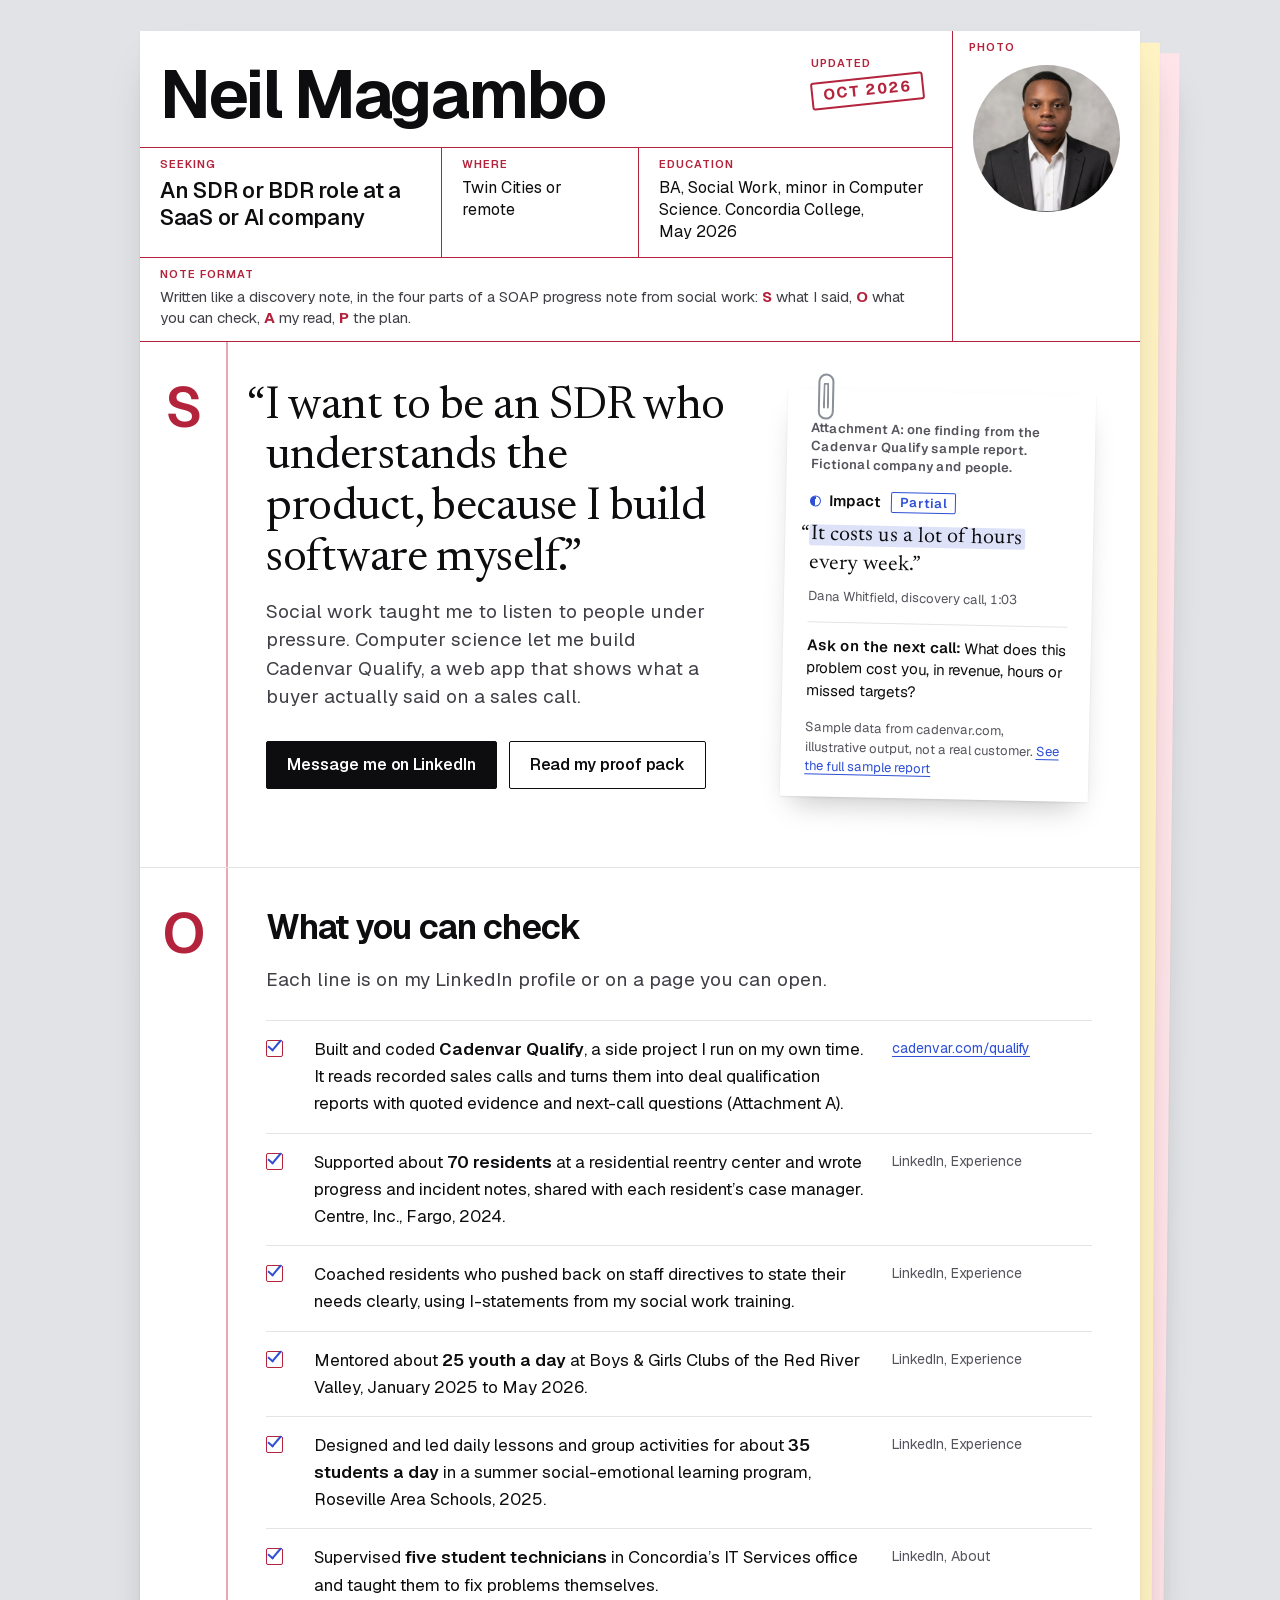
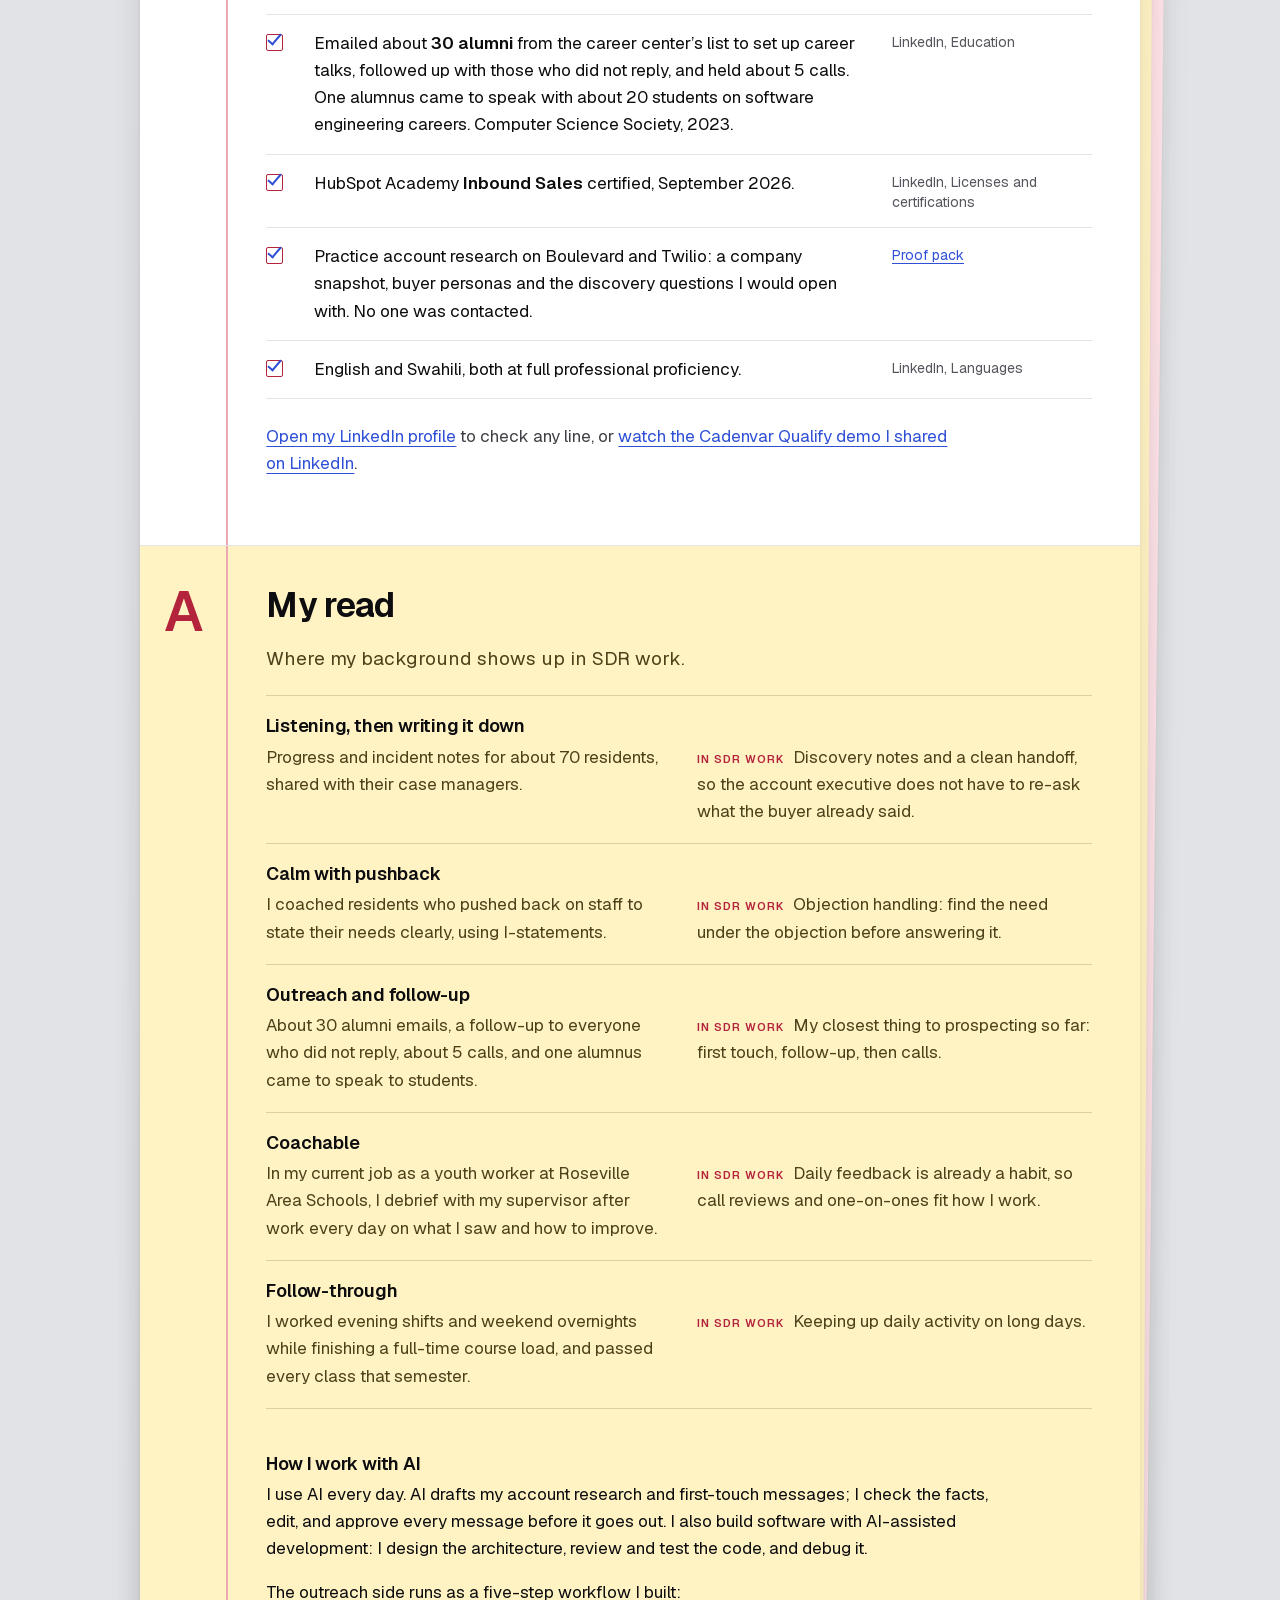
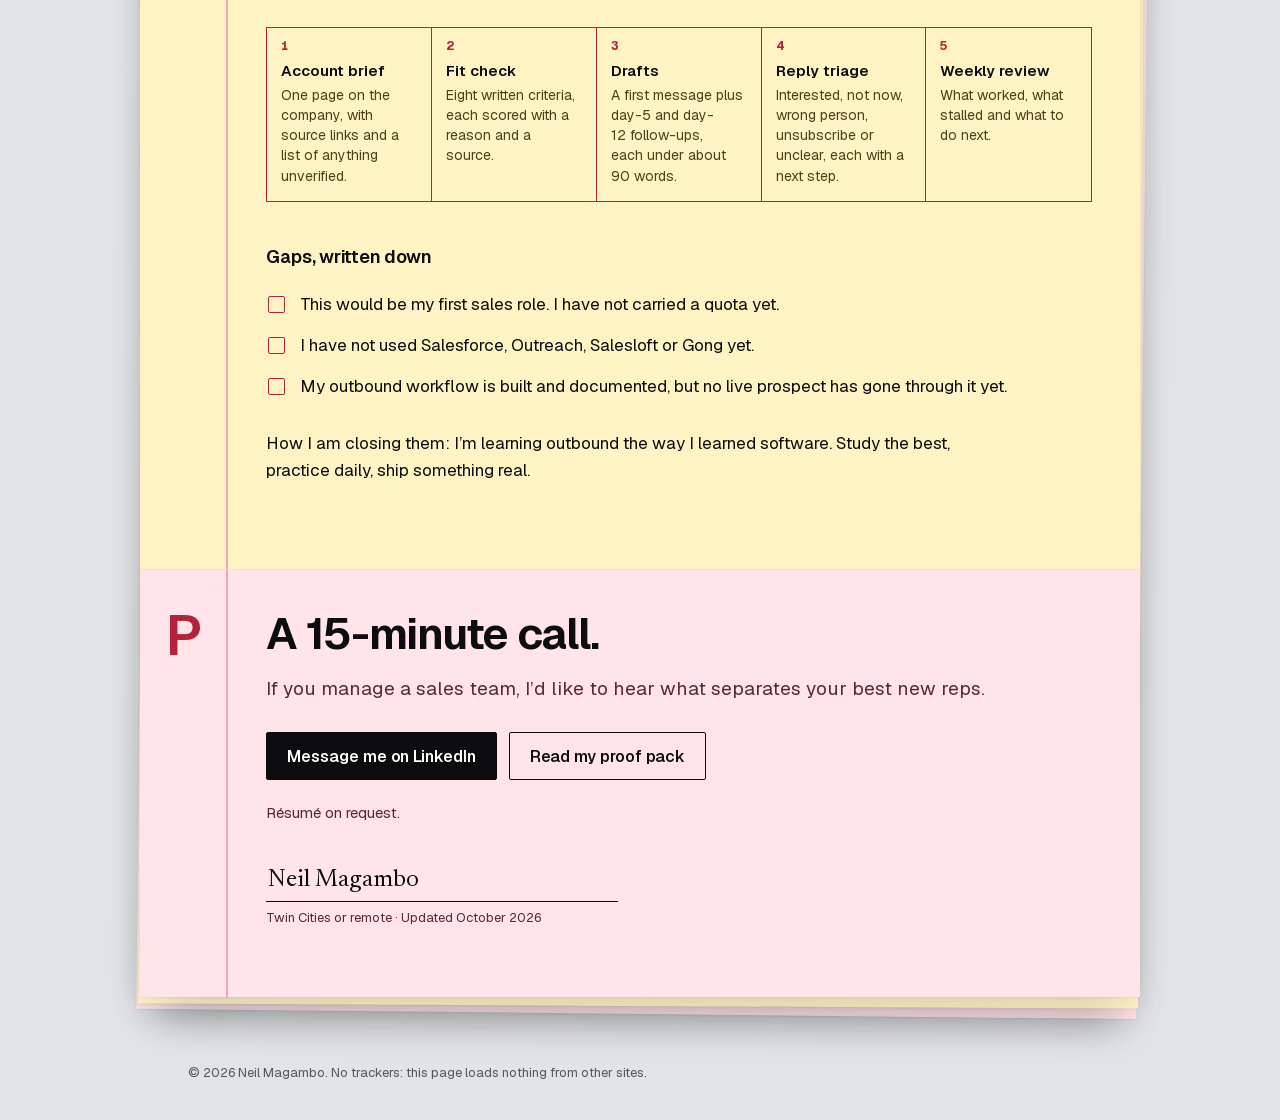
<file: index.html>
<!DOCTYPE html>
<html lang="en">
<head>
  <meta charset="utf-8">
  <meta name="viewport" content="width=device-width, initial-scale=1">
  <meta http-equiv="Content-Security-Policy" content="default-src 'none'; style-src 'self'; img-src 'self'; font-src 'self'; base-uri 'none'; form-action 'none'">
  <meta name="referrer" content="strict-origin-when-cross-origin">
  <meta name="color-scheme" content="light dark">
  <title>Neil Magambo · SDR candidate for SaaS and AI</title>
  <meta name="description" content="Neil Magambo is a May 2026 Concordia College graduate in social work with a computer science minor, looking for an SDR or BDR role at a SaaS or AI company. He built and coded Cadenvar Qualify, an app that reads sales calls.">
  <link rel="canonical" href="https://neilmagambo3000.github.io/neil-magambo-portfolio/">
  <meta property="og:type" content="website">
  <meta property="og:title" content="Neil Magambo · SDR candidate for SaaS and AI">
  <meta property="og:description" content="Social work trained, computer science minor, May 2026 graduate. Built and coded Cadenvar Qualify. Looking for an SDR or BDR role, Twin Cities or remote.">
  <meta property="og:url" content="https://neilmagambo3000.github.io/neil-magambo-portfolio/">
  <meta property="og:image" content="https://neilmagambo3000.github.io/neil-magambo-portfolio/assets/img/og-card.png">
  <meta property="og:image:width" content="1200">
  <meta property="og:image:height" content="630">
  <meta property="og:image:alt" content="Neil Magambo. I want to be an SDR who understands the product, because I build software myself. Seeking an SDR or BDR role at a SaaS or AI company, Twin Cities or remote.">
  <meta name="twitter:card" content="summary_large_image">
  <link rel="icon" href="assets/img/favicon.svg" type="image/svg+xml">
  <link rel="preload" href="assets/fonts/geist-latin-var.woff2" as="font" type="font/woff2" crossorigin>
  <link rel="stylesheet" href="assets/css/site.css">
</head>
<body>
<div class="desk">
  <div class="stack">
    <div class="copy copy--pink" aria-hidden="true"></div>
    <div class="copy copy--canary" aria-hidden="true"></div>
    <div class="sheet">
      <header class="formhead">
        <h1 class="name">Neil Magambo</h1>
        <div class="photo">
          <span class="photo__label" aria-hidden="true">Photo</span>
          <img src="assets/img/headshot.jpg" width="400" height="400" alt="Neil Magambo in a dark suit and white shirt">
        </div>
        <dl class="fields">
          <div class="field field--seeking">
            <dt>Seeking</dt>
            <dd>An SDR or BDR role at a SaaS or AI company</dd>
          </div>
          <div class="field field--where">
            <dt>Where</dt>
            <dd>Twin Cities or remote</dd>
          </div>
          <div class="field field--edu">
            <dt>Education</dt>
            <dd>BA, Social Work, minor in Computer Science. Concordia College, May 2026</dd>
          </div>
          <div class="field field--date">
            <dt>Updated</dt>
            <dd><span class="stamp"><time datetime="2026-10">Oct 2026</time></span></dd>
          </div>
          <div class="field field--format">
            <dt>Note format</dt>
            <dd>Written like a discovery note, in the four parts of a SOAP progress note from social work: <span class="key">S</span> what I said, <span class="key">O</span> what you can check, <span class="key">A</span> my read, <span class="key">P</span> the plan.</dd>
          </div>
        </dl>
      </header>

      <main id="main">
        <section class="part part--s" aria-labelledby="s-title">
          <span class="mark" aria-hidden="true">S</span>
          <div class="part__body split">
            <div class="split__main">
              <h2 id="s-title" class="visually-hidden">In my words</h2>
              <blockquote class="statement">
                <p>“I want to be an SDR who understands the product, because I build software myself.”</p>
              </blockquote>
              <p class="lede">Social work taught me to listen to people under pressure. Computer science let me build Cadenvar Qualify, a web app that shows what a buyer actually said on a sales call.</p>
              <p class="actions">
                <a class="btn btn--ink" href="https://www.linkedin.com/in/neil-magambo-02512825b/" rel="me">Message me on LinkedIn</a>
                <a class="btn btn--line" href="https://docs.google.com/document/d/1ff_7ZTTPYiwhGlyFw92yXHDlmu60WfDuQBLe3tuAVCY/view">Read my proof pack</a>
              </p>
            </div>

            <figure class="attach" aria-labelledby="attach-title">
              <span class="clip" aria-hidden="true"></span>
              <p class="attach__head" id="attach-title">Attachment A: one finding from the Cadenvar Qualify sample report. Fictional company and people.</p>
              <p class="status"><span class="status__dot status__dot--partial" aria-hidden="true"></span>Impact <span class="status__word status__word--partial">Partial</span></p>
              <blockquote class="evidence">
                <p>“<mark>It costs us a lot of hours</mark> every week.”</p>
              </blockquote>
              <p class="who">Dana Whitfield, discovery call, 1:03</p>
              <p class="ask"><strong>Ask on the next call:</strong> What does this problem cost you, in revenue, hours or missed targets?</p>
              <figcaption>Sample data from cadenvar.com, illustrative output, not a real customer. <a href="https://cadenvar.com/qualify">See the full sample report</a></figcaption>
            </figure>
          </div>
        </section>

        <section class="part part--o" aria-labelledby="o-title">
          <span class="mark" aria-hidden="true">O</span>
          <div class="part__body">
            <h2 id="o-title">What you can check</h2>
            <p class="lede">Each line is on my LinkedIn profile or on a page you can open.</p>
            <ol class="ledger">
              <li>
                <p class="ledger__fact">Built and coded <strong>Cadenvar Qualify</strong>, a side project I run on my own time. It reads recorded sales calls and turns them into deal qualification reports with quoted evidence and next-call questions (Attachment A).</p>
                <p class="ledger__src"><a href="https://cadenvar.com/qualify">cadenvar.com/qualify</a></p>
              </li>
              <li>
                <p class="ledger__fact">Supported about <strong>70 residents</strong> at a residential reentry center and wrote progress and incident notes, shared with each resident’s case manager. Centre, Inc., Fargo, 2024.</p>
                <p class="ledger__src">LinkedIn, Experience</p>
              </li>
              <li>
                <p class="ledger__fact">Coached residents who pushed back on staff directives to state their needs clearly, using I-statements from my social work training.</p>
                <p class="ledger__src">LinkedIn, Experience</p>
              </li>
              <li>
                <p class="ledger__fact">Mentored about <strong>25 youth a day</strong> at Boys &amp; Girls Clubs of the Red River Valley, January 2025 to May 2026.</p>
                <p class="ledger__src">LinkedIn, Experience</p>
              </li>
              <li>
                <p class="ledger__fact">Designed and led daily lessons and group activities for about <strong>35 students a day</strong> in a summer social-emotional learning program, Roseville Area Schools, 2025.</p>
                <p class="ledger__src">LinkedIn, Experience</p>
              </li>
              <li>
                <p class="ledger__fact">Supervised <strong>five student technicians</strong> in Concordia’s IT Services office and taught them to fix problems themselves.</p>
                <p class="ledger__src">LinkedIn, About</p>
              </li>
              <li>
                <p class="ledger__fact">Emailed about <strong>30 alumni</strong> from the career center’s list to set up career talks, followed up with those who did not reply, and held about 5 calls. One alumnus came to speak with about 20 students on software engineering careers. Computer Science Society, 2023.</p>
                <p class="ledger__src">LinkedIn, Education</p>
              </li>
              <li>
                <p class="ledger__fact">HubSpot Academy <strong>Inbound Sales</strong> certified, September 2026.</p>
                <p class="ledger__src">LinkedIn, Licenses and certifications</p>
              </li>
              <li>
                <p class="ledger__fact">Practice account research on Boulevard and Twilio: a company snapshot, buyer personas and the discovery questions I would open with. No one was contacted.</p>
                <p class="ledger__src"><a href="https://docs.google.com/document/d/1ff_7ZTTPYiwhGlyFw92yXHDlmu60WfDuQBLe3tuAVCY/view">Proof pack</a></p>
              </li>
              <li>
                <p class="ledger__fact">English and Swahili, both at full professional proficiency.</p>
                <p class="ledger__src">LinkedIn, Languages</p>
              </li>
            </ol>
            <p class="after"><a href="https://www.linkedin.com/in/neil-magambo-02512825b/" rel="me">Open my LinkedIn profile</a> to check any line, or <a href="https://www.linkedin.com/feed/update/urn:li:activity:7515174970814005248/">watch the Cadenvar Qualify demo I shared on LinkedIn</a>.</p>
          </div>
        </section>

        <section class="part part--a" aria-labelledby="a-title">
          <span class="mark" aria-hidden="true">A</span>
          <div class="part__body">
            <h2 id="a-title">My read</h2>
            <p class="lede">Where my background shows up in SDR work.</p>
            <ul class="traits">
              <li>
                <h3>Listening, then writing it down</h3>
                <p>Progress and incident notes for about 70 residents, shared with their case managers.</p>
                <p class="traits__job"><span class="traits__label">In SDR work</span> Discovery notes and a clean handoff, so the account executive does not have to re-ask what the buyer already said.</p>
              </li>
              <li>
                <h3>Calm with pushback</h3>
                <p>I coached residents who pushed back on staff to state their needs clearly, using I-statements.</p>
                <p class="traits__job"><span class="traits__label">In SDR work</span> Objection handling: find the need under the objection before answering it.</p>
              </li>
              <li>
                <h3>Outreach and follow-up</h3>
                <p>About 30 alumni emails, a follow-up to everyone who did not reply, about 5 calls, and one alumnus came to speak to students.</p>
                <p class="traits__job"><span class="traits__label">In SDR work</span> My closest thing to prospecting so far: first touch, follow-up, then calls.</p>
              </li>
              <li>
                <h3>Coachable</h3>
                <p>In my current job as a youth worker at Roseville Area Schools, I debrief with my supervisor after work every day on what I saw and how to improve.</p>
                <p class="traits__job"><span class="traits__label">In SDR work</span> Daily feedback is already a habit, so call reviews and one-on-ones fit how I work.</p>
              </li>
              <li>
                <h3>Follow-through</h3>
                <p>I worked evening shifts and weekend overnights while finishing a full-time course load, and passed every class that semester.</p>
                <p class="traits__job"><span class="traits__label">In SDR work</span> Keeping up daily activity on long days.</p>
              </li>
            </ul>

            <h3 class="subhead">How I work with AI</h3>
            <p>I use AI every day. AI drafts my account research and first-touch messages; I check the facts, edit, and approve every message before it goes out. I also build software with AI-assisted development: I design the architecture, review and test the code, and debug it.</p>
            <p>The outreach side runs as a five-step workflow I built:</p>
            <ol class="steps">
              <li><strong>Account brief</strong> One page on the company, with source links and a list of anything unverified.</li>
              <li><strong>Fit check</strong> Eight written criteria, each scored with a reason and a source.</li>
              <li><strong>Drafts</strong> A first message plus day-5 and day-12 follow-ups, each under about 90 words.</li>
              <li><strong>Reply triage</strong> Interested, not now, wrong person, unsubscribe or unclear, each with a next step.</li>
              <li><strong>Weekly review</strong> What worked, what stalled and what to do next.</li>
            </ol>

            <h3 class="subhead">Gaps, written down</h3>
            <ul class="gaps">
              <li>This would be my first sales role. I have not carried a quota yet.</li>
              <li>I have not used Salesforce, Outreach, Salesloft or Gong yet.</li>
              <li>My outbound workflow is built and documented, but no live prospect has gone through it yet.</li>
            </ul>
            <p>How I am closing them: I’m learning outbound the way I learned software. Study the best, practice daily, ship something real.</p>
          </div>
        </section>

        <section class="part part--p" aria-labelledby="p-title">
          <span class="mark" aria-hidden="true">P</span>
          <div class="part__body">
            <h2 id="p-title" class="plan">A 15-minute call.</h2>
            <p class="lede">If you manage a sales team, I’d like to hear what separates your best new reps.</p>
            <p class="actions">
              <a class="btn btn--ink" href="https://www.linkedin.com/in/neil-magambo-02512825b/" rel="me">Message me on LinkedIn</a>
              <a class="btn btn--line" href="https://docs.google.com/document/d/1ff_7ZTTPYiwhGlyFw92yXHDlmu60WfDuQBLe3tuAVCY/view">Read my proof pack</a>
            </p>
            <p class="small">Résumé on request.</p>
            <div class="signed">
              <p class="signed__name">Neil Magambo</p>
              <p class="signed__meta">Twin Cities or remote · Updated October 2026</p>
            </div>
          </div>
        </section>
      </main>
    </div>
  </div>
</div>
<footer class="foot">
  <p>© 2026 Neil Magambo. No trackers: this page loads nothing from other sites.</p>
</footer>
</body>
</html>
</file>
<file: assets/css/site.css>
/* Neil Magambo: a progress note. Form print in red, entries in ink, pen marks in cobalt. */

@font-face {
  font-family: "Geist";
  src: url("../fonts/geist-latin-var.woff2") format("woff2");
  font-weight: 100 900;
  font-style: normal;
  font-display: swap;
}

@font-face {
  font-family: "Newsreader Quote";
  src: url("../fonts/newsreader-quote-400.woff2") format("woff2");
  font-weight: 400;
  font-style: normal;
  font-display: swap;
}

:root {
  color-scheme: light dark;
  --desk: #e2e3e6;
  --paper: #ffffff;
  --card: #ffffff;
  --ink: #0d0d0f;
  --ink-2: #3f3f46;
  --muted: #55555d;
  --hair: #e4e4e7;
  --print: #b4233c;
  --print-soft: #eba7b2;
  --pen: #2e4fd6;
  --pen-wash: rgba(46, 79, 214, 0.16);
  --pen-on-ink: #a3b3ff;
  --canary: #fff3c4;
  --canary-ink-2: #4b421a;
  --canary-hair: rgba(75, 66, 26, 0.2);
  --pink: #ffe4e9;
  --pink-ink-2: #5b2733;
  --perf: #8e8e97;
  --clip: #8a8f98;
  --shadow: 0 1px 2px rgba(13, 13, 15, 0.06), 0 22px 44px -18px rgba(13, 13, 15, 0.22);
  --shadow-card: 0 1px 2px rgba(13, 13, 15, 0.08), 0 16px 30px -12px rgba(13, 13, 15, 0.26);
  --m: 88px;
  --pad: clamp(16px, 4.2vw, 48px);
  --sans: "Geist", ui-sans-serif, system-ui, -apple-system, "Segoe UI", Roboto, Arial, sans-serif;
  --serif: "Newsreader Quote", "Iowan Old Style", Charter, Georgia, serif;
}

@media (prefers-color-scheme: dark) {
  :root {
    --desk: #0b0b0c;
    --paper: #18181b;
    --card: #222226;
    --ink: #efece7;
    --ink-2: #cbc6be;
    --muted: #aaa49d;
    --hair: #302f2d;
    --print: #ff8a9a;
    --print-soft: #6e2f3a;
    --pen: #a3b3ff;
    --pen-wash: rgba(143, 163, 255, 0.24);
    --pen-on-ink: #2e4fd6;
    --canary: #211e15;
    --canary-ink-2: #ddd5b4;
    --canary-hair: rgba(221, 213, 180, 0.16);
    --pink: #231b1e;
    --pink-ink-2: #ecd0d6;
    --perf: #66666e;
    --clip: #8f949c;
    --shadow: 0 1px 2px rgba(0, 0, 0, 0.5), 0 22px 44px -18px rgba(0, 0, 0, 0.7);
    --shadow-card: 0 1px 2px rgba(0, 0, 0, 0.5), 0 16px 30px -12px rgba(0, 0, 0, 0.75);
  }
}

*,
*::before,
*::after {
  box-sizing: border-box;
}

html {
  -webkit-text-size-adjust: 100%;
  text-size-adjust: 100%;
  scrollbar-color: var(--perf) var(--desk);
}

body {
  margin: 0;
  background: var(--desk);
  color: var(--ink);
  font: 400 1.0625rem/1.6 var(--sans);
  -webkit-font-smoothing: antialiased;
  -moz-osx-font-smoothing: grayscale;
}

::selection {
  background: var(--pen-wash);
  color: var(--ink);
}

/* Signature: the ballpoint. Links and buttons get a pen stroke under the words on hover and keyboard focus. */
a {
  color: var(--pen);
  text-decoration-line: underline;
  text-decoration-thickness: 1px;
  text-underline-offset: 0.22em;
  transition: text-decoration-thickness 0.2s cubic-bezier(0.16, 1, 0.3, 1), text-underline-offset 0.2s cubic-bezier(0.16, 1, 0.3, 1);
}

a:hover,
a:focus-visible {
  text-decoration-thickness: 2.5px;
  text-underline-offset: 0.16em;
}

:focus-visible {
  outline: 2px solid var(--pen);
  outline-offset: 3px;
  border-radius: 2px;
}

img {
  display: block;
  max-width: 100%;
  height: auto;
}

p {
  margin: 0 0 1em;
}

h1,
h2,
h3 {
  text-wrap: balance;
}

p,
li,
dd {
  text-wrap: pretty;
}

strong {
  font-weight: 600;
}

.visually-hidden {
  position: absolute;
  width: 1px;
  height: 1px;
  margin: -1px;
  padding: 0;
  overflow: hidden;
  clip: rect(0 0 0 0);
  white-space: nowrap;
  border: 0;
}

/* Desk, sheet and the two carbon copies under it */

.desk {
  padding: clamp(8px, 2.4vw, 32px) clamp(8px, 3vw, 40px) clamp(16px, 4vw, 48px);
}

.stack {
  position: relative;
  max-width: 1000px;
  margin: 0 auto;
}

.sheet {
  position: relative;
  background: var(--paper);
  box-shadow: var(--shadow);
}

.copy {
  display: none;
}

@media (min-width: 1040px) {
  .copy {
    display: block;
    position: absolute;
    inset: 0;
    box-shadow: var(--shadow);
  }

  .copy--pink {
    background: var(--pink);
    transform: translate(18px, 17px) rotate(0.6deg);
  }

  .copy--canary {
    background: var(--canary);
    transform: translate(9px, 9px) rotate(0.3deg);
  }
}

/* Form header */

.formhead {
  position: relative;
  display: grid;
  grid-template-columns: minmax(0, 1fr) 188px;
  grid-template-areas:
    "name photo"
    "fields photo";
  border-bottom: 1.5px solid var(--print);
}

.name {
  grid-area: name;
  margin: 0;
  padding: clamp(20px, 3vw, 30px) 20px clamp(14px, 2vw, 20px);
  font: 650 clamp(2.125rem, 6vw, 4.25rem)/0.98 var(--sans);
  letter-spacing: -0.035em;
}

.photo {
  grid-area: photo;
  position: relative;
  border-left: 1px solid var(--print);
  padding: 34px 20px 20px;
}

.photo__label {
  position: absolute;
  top: 10px;
  left: 16px;
  font: 600 0.6875rem/1.2 var(--sans);
  letter-spacing: 0.09em;
  text-transform: uppercase;
  color: var(--print);
}

.photo img {
  width: 100%;
  max-width: 148px;
  margin: 0 auto;
  aspect-ratio: 1;
  border-radius: 50%;
  object-fit: cover;
}

.fields {
  grid-area: fields;
  display: grid;
  grid-template-columns: minmax(0, 1.3fr) minmax(0, 0.85fr) minmax(0, 1.35fr);
  grid-template-areas:
    "seeking where edu"
    "format format format";
  margin: 0;
  border-top: 1px solid var(--print);
}

.field {
  min-width: 0;
  padding: 10px 20px 13px;
  border-right: 1px solid var(--print);
  border-bottom: 1px solid var(--print);
}

.field--edu,
.field--format {
  border-right: 0;
}

/* The date is a stamp on the name row, not a box of its own (phones put it back in the grid). */
.field--date {
  position: absolute;
  top: clamp(18px, 2.6vw, 26px);
  right: calc(188px + clamp(16px, 2.4vw, 28px));
  padding: 0;
  border: 0;
}

.field--format {
  border-bottom: 0;
}

.field--seeking { grid-area: seeking; }
.field--where { grid-area: where; }
.field--edu { grid-area: edu; }
.field--format { grid-area: format; }

.field dt {
  margin: 0 0 5px;
  font: 600 0.6875rem/1.2 var(--sans);
  letter-spacing: 0.09em;
  text-transform: uppercase;
  color: var(--print);
}

.field dd {
  margin: 0;
  font-size: 1rem;
  line-height: 1.4;
}

.field--seeking dd {
  font-size: clamp(1.125rem, 2vw, 1.375rem);
  font-weight: 550;
  letter-spacing: -0.012em;
  line-height: 1.25;
}

.field--format dd {
  font-size: 0.9375rem;
  color: var(--ink-2);
}

.key {
  font-weight: 700;
  color: var(--print);
}

.stamp {
  display: inline-block;
  margin-top: 2px;
  padding: 3px 10px 4px;
  border: 2px solid var(--print);
  border-radius: 3px;
  color: var(--print);
  font: 700 0.9375rem/1.1 var(--sans);
  letter-spacing: 0.1em;
  text-transform: uppercase;
  font-variant-numeric: tabular-nums;
  transform: rotate(-6deg);
}

@media (prefers-reduced-motion: reduce) {
  a,
  .btn {
    transition: none;
  }
}

@media (prefers-reduced-motion: no-preference) {
  .stamp {
    animation: stamp 0.55s cubic-bezier(0.16, 1, 0.3, 1) 0.15s backwards;
  }
}

@keyframes stamp {
  from {
    opacity: 0;
    transform: rotate(-16deg) scale(1.7);
    filter: blur(1.5px);
  }
  to {
    opacity: 1;
    transform: rotate(-6deg) scale(1);
    filter: blur(0);
  }
}

/* The ruled note: margin letters and the red margin line */

.part {
  display: grid;
  grid-template-columns: var(--m) minmax(0, 1fr);
}

.part + .part {
  border-top: 1px solid var(--hair);
}

.mark {
  /* The margin column; its right edge is the red margin rule of ruled paper. */
  border-right: 2px solid var(--print-soft);
  padding-top: clamp(26px, 3.4vw, 38px);
  font: 600 clamp(2.25rem, 4.6vw, 3.5rem)/1 var(--sans);
  letter-spacing: -0.02em;
  text-align: center;
  color: var(--print);
}

.part__body > p {
  max-width: 68ch;
}

.part__body {
  min-width: 0;
  padding: clamp(28px, 3.4vw, 40px) var(--pad) clamp(36px, 5.5vw, 68px) clamp(20px, 3vw, 40px);
}

h2 {
  margin: 0 0 0.6em;
  font: 650 clamp(1.5rem, 2.8vw, 2.125rem)/1.12 var(--sans);
  letter-spacing: -0.025em;
}

h3 {
  margin: 0 0 0.3em;
  font: 600 1.125rem/1.3 var(--sans);
  letter-spacing: -0.012em;
}

.subhead {
  margin-top: 2.4em;
}

.lede {
  max-width: 56ch;
  font-size: 1.1875rem;
  line-height: 1.5;
  color: var(--ink-2);
}

/* S: statement and Attachment A */

.split {
  display: grid;
  grid-template-columns: minmax(0, 1.5fr) minmax(0, 1fr);
  gap: clamp(28px, 4.5vw, 56px);
  align-items: start;
}

.statement {
  margin: 0 0 0.8em;
}

.statement p {
  max-width: 20ch;
  margin: 0;
  font: 400 clamp(1.625rem, 3.7vw, 2.875rem)/1.1 var(--serif);
  letter-spacing: -0.012em;
  text-indent: -0.42em;
}

.actions {
  display: flex;
  flex-wrap: wrap;
  gap: 12px;
  margin: 1.7em 0 0;
}

.btn {
  display: inline-flex;
  align-items: center;
  justify-content: center;
  min-height: 48px;
  padding: 0 20px;
  border: 1.5px solid var(--ink);
  border-radius: 2px;
  font: 560 1rem/1.2 var(--sans);
  letter-spacing: -0.005em;
  text-decoration-line: underline;
  text-decoration-color: transparent;
  text-decoration-thickness: 2px;
  text-underline-offset: 0.4em;
  transition: text-decoration-color 0.2s ease-out, text-underline-offset 0.2s cubic-bezier(0.16, 1, 0.3, 1);
}

.btn:hover,
.btn:focus-visible {
  text-decoration-color: var(--pen);
  text-underline-offset: 0.3em;
}

.btn--ink {
  background: var(--ink);
  color: var(--paper);
}

.btn--ink:hover,
.btn--ink:focus-visible {
  text-decoration-color: var(--pen-on-ink);
}

.btn--line {
  background: transparent;
  color: var(--ink);
}

.btn:active {
  transform: translateY(1px);
}

.attach {
  position: relative;
  margin: 10px 0 0;
  padding: 30px 24px 20px;
  background: var(--card);
  box-shadow: var(--shadow-card);
  transform: rotate(1.2deg);
}

.clip {
  position: absolute;
  top: -16px;
  left: 30px;
  width: 16px;
  height: 46px;
  border: 2.5px solid var(--clip);
  border-radius: 8px;
}

.clip::after {
  content: "";
  position: absolute;
  top: 7px;
  left: 2.5px;
  width: 6px;
  height: 26px;
  border: 2.5px solid var(--clip);
  border-bottom: 0;
  border-radius: 4px 4px 0 0;
}

.attach__head {
  margin: 0 0 16px;
  font: 600 0.8125rem/1.4 var(--sans);
  color: var(--muted);
}

.status {
  display: flex;
  align-items: center;
  gap: 8px;
  margin: 0 0 10px;
  font: 600 0.9375rem/1.2 var(--sans);
}

.status__dot {
  width: 11px;
  height: 11px;
  border-radius: 50%;
  background: var(--pen);
}

.status__dot--partial {
  border: 1.5px solid var(--pen);
  background: linear-gradient(90deg, var(--pen) 50%, transparent 50%);
}

.status__word--partial {
  border-style: dashed;
}

.status__word {
  margin-left: 2px;
  padding: 2px 8px;
  border: 1.5px solid var(--pen);
  border-radius: 2px;
  font-size: 0.8125rem;
  font-weight: 600;
  color: var(--pen);
}

.evidence {
  margin: 0 0 8px;
}

.evidence p {
  margin: 0;
  font: 400 1.3125rem/1.35 var(--serif);
  text-indent: -0.4em;
}

mark {
  padding: 0 0.12em;
  border-radius: 2px;
  background: var(--pen-wash);
  color: inherit;
  -webkit-box-decoration-break: clone;
  box-decoration-break: clone;
}

.who {
  margin: 0 0 14px;
  font-size: 0.8125rem;
  color: var(--muted);
  font-variant-numeric: tabular-nums;
}

.ask {
  margin: 0 0 16px;
  padding-top: 12px;
  border-top: 1px solid var(--hair);
  font-size: 0.9375rem;
  line-height: 1.5;
}

.attach figcaption {
  font-size: 0.8125rem;
  line-height: 1.5;
  color: var(--muted);
}

/* O: ledger of checkable lines */

.ledger {
  list-style: none;
  margin: 1.5em 0 1.4em;
  padding: 0;
}

.ledger li {
  position: relative;
  display: grid;
  grid-template-columns: 30px minmax(0, 1fr) 12.5rem;
  gap: 4px 18px;
  padding: 15px 0;
  border-top: 1px solid var(--hair);
}

.ledger li:last-child {
  border-bottom: 1px solid var(--hair);
}

.ledger li::before {
  content: "";
  grid-column: 1;
  grid-row: 1;
  width: 17px;
  height: 17px;
  margin-top: 4px;
  border: 1.5px solid var(--print);
  border-radius: 2px;
}

.ledger li::after {
  content: "";
  position: absolute;
  top: 16px;
  left: 5px;
  width: 7px;
  height: 14px;
  border: solid var(--pen);
  border-width: 0 2.5px 2.5px 0;
  transform: rotate(40deg);
}

.ledger__fact {
  grid-column: 2;
  grid-row: 1;
  margin: 0;
}

.ledger__src {
  grid-column: 3;
  grid-row: 1;
  margin: 0;
  padding-top: 2px;
  font-size: 0.875rem;
  line-height: 1.45;
  color: var(--muted);
}

.after {
  margin: 0;
  color: var(--ink-2);
}

/* A: the canary copy */

.part--a {
  background-color: var(--canary);
  border-top: 2px dashed var(--perf);
}

.part--a .lede,
.part--a .traits li > p,
.part--a .steps li {
  color: var(--canary-ink-2);
}

.traits {
  list-style: none;
  margin: 1.3em 0 0;
  padding: 0;
}

.traits li {
  display: grid;
  grid-template-columns: minmax(0, 1fr) minmax(0, 1fr);
  gap: 6px 36px;
  padding: 18px 0;
  border-top: 1px solid var(--canary-hair);
}

.traits li:last-child {
  border-bottom: 1px solid var(--canary-hair);
}

.traits h3 {
  grid-column: 1 / -1;
  margin: 0;
}

.traits li > p {
  margin: 0;
}

.traits__label {
  margin-right: 0.45em;
  font: 600 0.6875rem/1.2 var(--sans);
  letter-spacing: 0.09em;
  text-transform: uppercase;
  color: var(--print);
}

.steps {
  list-style: none;
  counter-reset: step;
  display: grid;
  grid-template-columns: repeat(5, minmax(0, 1fr));
  margin: 1.2em 0 0;
  padding: 0;
  border: 1px solid var(--print);
}

.steps li {
  counter-increment: step;
  padding: 12px 14px 15px;
  border-right: 1px solid var(--print);
  font-size: 0.875rem;
  line-height: 1.45;
}

.steps li:last-child {
  border-right: 0;
}

.steps li::before {
  content: counter(step);
  display: block;
  margin-bottom: 8px;
  font: 700 0.75rem/1 var(--sans);
  color: var(--print);
  font-variant-numeric: tabular-nums;
}

.steps strong {
  display: block;
  margin-bottom: 3px;
  font-size: 0.9375rem;
  color: var(--ink);
}

.gaps {
  list-style: none;
  margin: 0.9em 0 1.3em;
  padding: 0;
}

.gaps li {
  position: relative;
  padding: 7px 0 7px 34px;
}

.gaps li::before {
  content: "";
  position: absolute;
  top: 12px;
  left: 2px;
  width: 17px;
  height: 17px;
  border: 1.5px solid var(--print);
  border-radius: 2px;
}

/* P: the pink copy */

.part--p {
  background-color: var(--pink);
  border-top: 2px dashed var(--perf);
}

.part--p .lede,
.part--p .small,
.part--p .signed__meta {
  color: var(--pink-ink-2);
}

.plan {
  margin: 0 0 0.4em;
  font: 650 clamp(1.875rem, 3.8vw, 2.75rem)/1.08 var(--sans);
  letter-spacing: -0.03em;
}

.small {
  margin: 1.4em 0 0;
  font-size: 0.9375rem;
}

.signed {
  max-width: 22rem;
  margin-top: 2.4em;
}

.signed__name {
  margin: 0;
  padding: 0 0 6px 2px;
  border-bottom: 1.5px solid var(--ink);
  font: 400 1.5rem/1.2 var(--serif);
}

.signed__meta {
  margin: 6px 0 0;
  font-size: 0.8125rem;
}

/* Footer on the desk */

.foot {
  max-width: 1000px;
  margin: 0 auto;
  padding: 18px var(--pad) 36px;
  font-size: 0.8125rem;
  color: var(--muted);
}

.foot p {
  margin: 0;
}

/* Narrower screens */

@media (max-width: 900px) {
  .split {
    grid-template-columns: minmax(0, 1fr);
  }

  .attach {
    max-width: 30rem;
    margin-top: 18px;
  }

  .steps {
    grid-template-columns: minmax(0, 1fr);
  }

  .steps li {
    border-right: 0;
    border-bottom: 1px solid var(--print);
  }

  .steps li:last-child {
    border-bottom: 0;
  }
}

@media (max-width: 680px) {
  :root {
    --m: 44px;
  }

  .formhead {
    grid-template-columns: minmax(0, 1fr) 96px;
    grid-template-areas:
      "name photo"
      "fields fields";
  }

  .name {
    align-self: end;
    padding: 18px 14px 14px 16px;
  }

  .photo {
    padding: 26px 10px 10px;
  }

  .photo__label {
    top: 8px;
    left: 10px;
  }

  .photo img {
    max-width: 74px;
  }

  .fields {
    grid-template-columns: minmax(0, 1fr) minmax(0, 1fr);
    grid-template-areas:
      "seeking seeking"
      "where date"
      "edu edu"
      "format format";
  }

  .field {
    padding: 9px 16px 11px;
  }

  .field--where {
    border-right: 1px solid var(--print);
  }

  .field--date {
    grid-area: date;
    position: static;
    padding: 9px 16px 11px;
    border-bottom: 1px solid var(--print);
  }

  .field--edu {
    border-right: 0;
  }

  .field--format dd {
    font-size: 0.875rem;
  }

  .mark {
    padding-top: 26px;
    font-size: 1.875rem;
  }

  .part__body {
    padding: 26px 16px 34px 14px;
  }

  .lede {
    font-size: 1.0625rem;
  }

  /* On phones the buttons come straight after the statement, so the first screen holds the action. */
  .split__main {
    display: flex;
    flex-direction: column;
  }

  .split__main .actions {
    order: 3;
    margin: 0 0 1.4em;
  }

  .split__main .lede {
    order: 4;
    margin: 0;
  }

  .ledger li {
    grid-template-columns: 30px minmax(0, 1fr);
  }

  .ledger__src {
    grid-column: 2;
    grid-row: 2;
    padding-top: 0;
  }

  .traits li {
    grid-template-columns: minmax(0, 1fr);
  }

  .btn {
    flex: 1 1 100%;
  }

  .attach {
    transform: rotate(0.8deg);
    padding: 28px 18px 18px;
  }
}

@media (forced-colors: active) {
  .ledger li::after {
    border-color: CanvasText;
  }

  .stamp,
  .btn {
    border-color: CanvasText;
  }
}

@media print {
  body {
    background: #fff;
    color: #000;
  }

  .desk {
    padding: 0;
  }

  .sheet {
    box-shadow: none;
  }

  .part--a,
  .part--p {
    background-color: transparent;
  }

  .attach {
    transform: none;
    box-shadow: none;
    border: 1px solid #999;
  }

  .btn {
    min-height: 0;
    padding: 0;
    border: 0;
    background: none;
    color: #000;
    text-decoration: underline;
  }

  a[href^="http"]::after {
    content: " (" attr(href) ")";
    font-size: 0.8em;
    word-break: break-all;
  }
}
</file>
